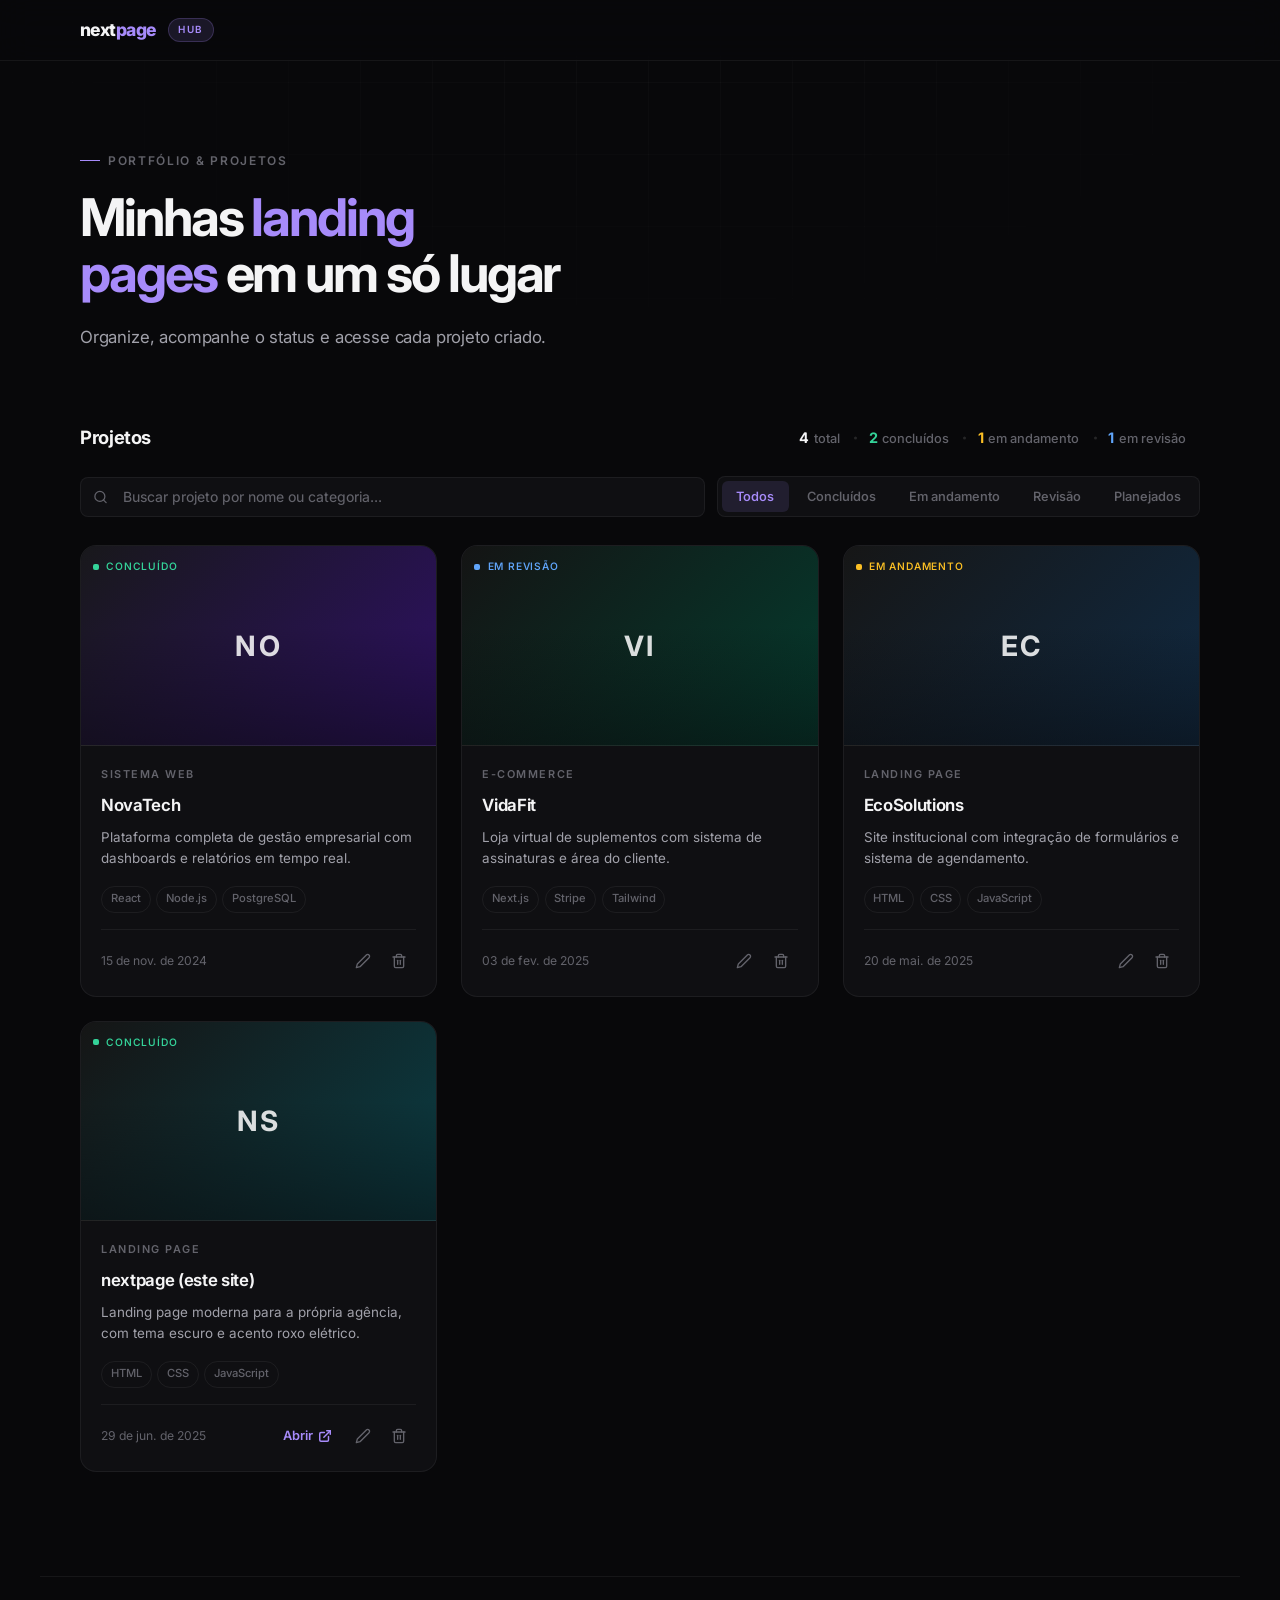
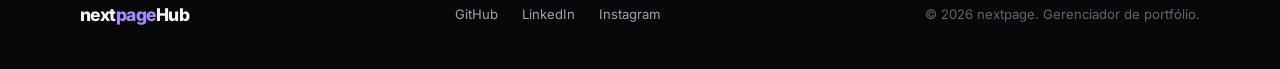
<file: nextpage/index.html>
<!DOCTYPE html>
<html lang="pt-BR">
<head>
    <meta charset="UTF-8">
    <meta name="viewport" content="width=device-width, initial-scale=1.0">
    <title>nextpage - Gerenciador de Projetos</title>
    <link rel="preconnect" href="https://fonts.googleapis.com">
    <link rel="preconnect" href="https://fonts.gstatic.com" crossorigin>
    <link href="https://fonts.googleapis.com/css2?family=Inter:wght@300;400;500;600;700;800;900&display=swap" rel="stylesheet">
    
    <link rel="stylesheet" href="css/style.css">
</head>
<body>
    <!-- Navbar -->
    <nav class="navbar">
        <div class="container">
            <a href="#" class="logo"><span class="logo-word">next<span>page</span></span><span class="logo-badge">Hub</span></a>
        </div>
    </nav>

    <!-- Dashboard -->
    <section class="dashboard">
        <div class="dashboard-bg">
            <div class="dashboard-grid" data-parallax="0.15" data-parallax-y="10"></div>
        </div>
        <div class="container">
            <div class="dashboard-header reveal">
                <p class="dashboard-kicker">Portfólio & Projetos</p>
                <h1 class="dashboard-title">Minhas <span>landing pages</span> em um só lugar</h1>
                <p class="dashboard-subtitle">Organize, acompanhe o status e acesse cada projeto criado.</p>
            </div>
        </div>
    </section>

    <!-- Projects -->
    <section class="projects">
        <div class="container">
            <div class="projects-head reveal">
                <h2>Projetos</h2>
                <div class="stats-inline">
                    <span class="stat-inline"><strong id="statTotal">0</strong>total</span>
                    <span class="stat-inline done"><strong id="statDone">0</strong>concluídos</span>
                    <span class="stat-inline progress"><strong id="statProgress">0</strong>em andamento</span>
                    <span class="stat-inline review"><strong id="statReview">0</strong>em revisão</span>
                </div>
            </div>

            <div class="toolbar reveal">
                <div class="search-box">
                    <svg viewBox="0 0 24 24" fill="none" stroke-width="2" stroke-linecap="round">
                        <circle cx="11" cy="11" r="8"></circle>
                        <line x1="21" y1="21" x2="16.65" y2="16.65"></line>
                    </svg>
                    <input type="text" id="searchInput" placeholder="Buscar projeto por nome ou categoria...">
                </div>
                <div class="filter-group">
                    <button class="filter-btn active" data-filter="all">Todos</button>
                    <button class="filter-btn" data-filter="done">Concluídos</button>
                    <button class="filter-btn" data-filter="progress">Em andamento</button>
                    <button class="filter-btn" data-filter="review">Revisão</button>
                    <button class="filter-btn" data-filter="planned">Planejados</button>
                </div>
            </div>

            <div class="projects-grid" id="projectsGrid">
                <!-- Rendered by JS -->
            </div>
        </div>
    </section>

    <!-- Footer -->
    <footer class="footer">
        <div class="container">
            <a href="#" class="logo"><span class="logo-word">next<span>page</span></span> Hub</a>
            <div class="footer-links">
                <a href="https://github.com/ThiagoLma" target="_blank" rel="noopener">GitHub</a>
                <a href="https://www.linkedin.com" target="_blank" rel="noopener">LinkedIn</a>
                <a href="https://www.instagram.com" target="_blank" rel="noopener">Instagram</a>
            </div>
            <p>&copy; <span id="year"></span> nextpage. Gerenciador de portfólio.</p>
        </div>
    </footer>

    <!-- Add/Edit Modal -->
    <div class="modal-overlay" id="projectModal">
        <div class="modal">
            <div class="modal-head">
                <h2 id="modalTitle">Novo Projeto</h2>
                <button class="modal-close" id="modalClose" aria-label="Fechar">
                    <svg viewBox="0 0 24 24" fill="none" stroke="currentColor" stroke-width="2.5" stroke-linecap="round">
                        <line x1="18" y1="6" x2="6" y2="18"></line>
                        <line x1="6" y1="6" x2="18" y2="18"></line>
                    </svg>
                </button>
            </div>
            <form id="projectForm">
                <input type="hidden" id="projectId">
                <div class="form-group">
                    <label for="projectName">Nome do projeto *</label>
                    <input type="text" id="projectName" placeholder="Ex: Landing Page Restaurante" required>
                </div>
                <div class="form-group">
                    <label for="projectUrl">URL / Link *</label>
                    <input type="url" id="projectUrl" placeholder="https://seuprojeto.com.br" required>
                </div>
                <div class="form-grid">
                    <div class="form-group">
                        <label for="projectCategory">Categoria</label>
                        <select id="projectCategory">
                            <option value="Landing Page">Landing Page</option>
                            <option value="Site Institucional">Site Institucional</option>
                            <option value="E-commerce">E-commerce</option>
                            <option value="Portfólio">Portfólio</option>
                            <option value="Sistema Web">Sistema Web</option>
                            <option value="UI/UX">UI/UX</option>
                            <option value="Outro">Outro</option>
                        </select>
                    </div>
                    <div class="form-group">
                        <label for="projectStatus">Status</label>
                        <select id="projectStatus">
                            <option value="planned">Planejado</option>
                            <option value="progress">Em andamento</option>
                            <option value="review">Em revisão</option>
                            <option value="done">Concluído</option>
                        </select>
                    </div>
                </div>
                <div class="form-group full">
                    <label for="projectTech">Tecnologias (separadas por vírgula)</label>
                    <input type="text" id="projectTech" placeholder="HTML, CSS, JavaScript, React">
                </div>
                <div class="form-group full">
                    <label for="projectDesc">Descrição</label>
                    <textarea id="projectDesc" placeholder="Breve descrição do projeto..."></textarea>
                </div>
                <div class="modal-actions">
                    <button type="button" class="btn btn-ghost" id="modalCancel">Cancelar</button>
                    <button type="submit" class="btn btn-primary" id="modalSave">Salvar Projeto</button>
                </div>
            </form>
        </div>
    </div>

    <!-- Toast -->
    <div class="toast" id="toast"></div>

    
    <script src="js/script.js" defer></script>
</body>
</html>
</file>
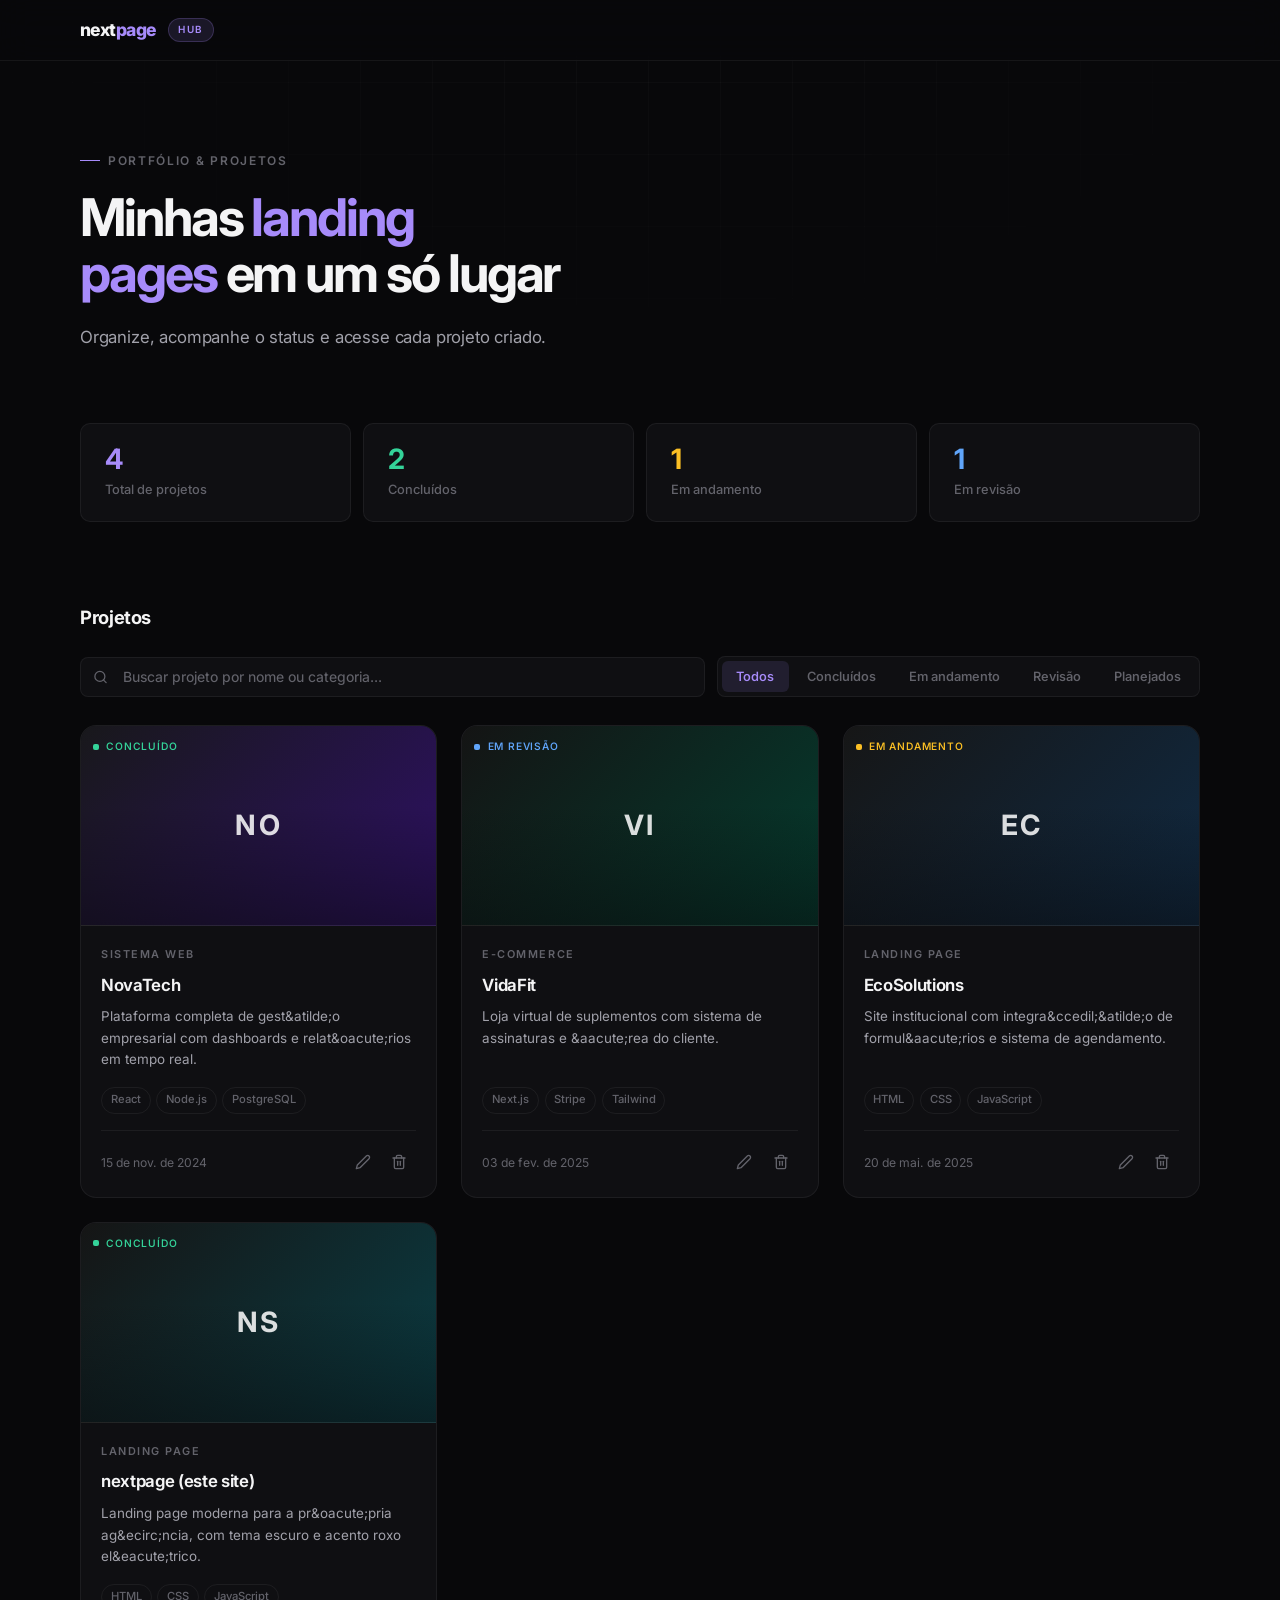
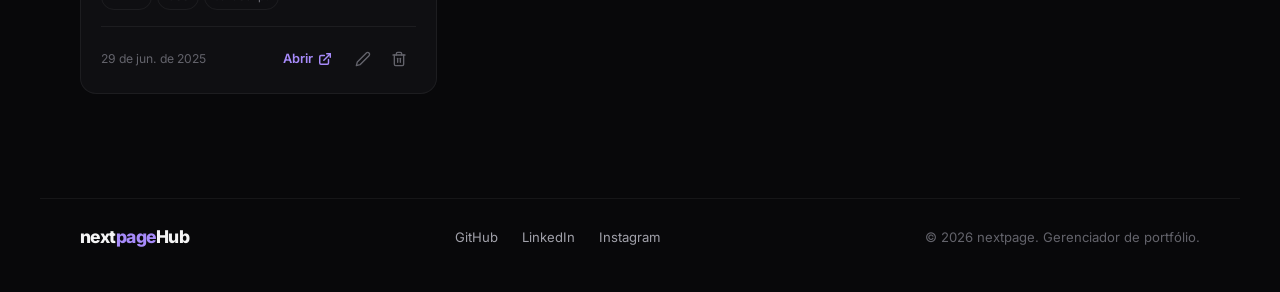
<file: fyrn.html>
<!DOCTYPE html>
<html lang="pt-BR">
<head>
    <meta charset="UTF-8">
    <meta name="viewport" content="width=device-width, initial-scale=1.0">
    <title>nextpage - Gerenciador de Projetos</title>
    <link rel="preconnect" href="https://fonts.googleapis.com">
    <link rel="preconnect" href="https://fonts.gstatic.com" crossorigin>
    <link href="https://fonts.googleapis.com/css2?family=Inter:wght@300;400;500;600;700;800;900&display=swap" rel="stylesheet">
    <style>
        :root {
            --bg: #08080a;
            --bg-secondary: #0f0f12;
            --bg-card: #141417;
            --bg-elevated: #1a1a1e;
            --accent: #a78bfa;
            --accent-strong: #8b5cf6;
            --accent-glow: rgba(167, 139, 250, 0.12);
            --text: #f4f4f5;
            --text-secondary: #a1a1aa;
            --text-muted: #63636b;
            --border: rgba(255, 255, 255, 0.06);
            --border-strong: rgba(255, 255, 255, 0.12);
            --green: #34d399;
            --amber: #fbbf24;
            --blue: #60a5fa;
            --red: #f87171;
            --radius: 16px;
            --radius-sm: 10px;
            --shadow-sm: 0 1px 2px rgba(0, 0, 0, 0.3);
            --shadow: 0 10px 30px rgba(0, 0, 0, 0.35);
        }

        *, *::before, *::after {
            margin: 0;
            padding: 0;
            box-sizing: border-box;
        }

        html {
            scroll-behavior: smooth;
        }

        body {
            font-family: 'Inter', -apple-system, BlinkMacSystemFont, sans-serif;
            background-color: var(--bg);
            color: var(--text);
            line-height: 1.6;
            min-height: 100vh;
            -webkit-font-smoothing: antialiased;
            -moz-osx-font-smoothing: grayscale;
        }

        ::selection {
            background: var(--accent-glow);
            color: var(--text);
        }

        ::-webkit-scrollbar {
            width: 10px;
            height: 10px;
        }

        ::-webkit-scrollbar-track {
            background: var(--bg);
        }

        ::-webkit-scrollbar-thumb {
            background: var(--border-strong);
            border-radius: 5px;
            border: 3px solid var(--bg);
        }

        ::-webkit-scrollbar-thumb:hover {
            background: var(--accent);
        }

        .container {
            max-width: 1200px;
            margin: 0 auto;
            padding: 0 clamp(1.25rem, 5vw, 2.5rem);
        }

        a {
            text-decoration: none;
            color: inherit;
        }

        button {
            font-family: inherit;
            cursor: pointer;
        }

        .btn {
            display: inline-flex;
            align-items: center;
            justify-content: center;
            gap: 0.5rem;
            padding: 0.65rem 1.2rem;
            border-radius: 8px;
            font-weight: 600;
            font-size: 0.875rem;
            letter-spacing: -0.01em;
            border: none;
            transition: all 0.25s cubic-bezier(0.4, 0, 0.2, 1);
        }

        .btn-primary {
            background: var(--accent-strong);
            color: #fff;
            box-shadow: var(--shadow-sm);
        }

        .btn-primary:hover {
            background: var(--accent);
            transform: translateY(-1px);
        }

        .btn-ghost {
            background: transparent;
            color: var(--text-secondary);
            border: 1px solid var(--border-strong);
        }

        .btn-ghost:hover {
            color: var(--text);
            border-color: var(--accent);
        }

        .btn-icon {
            width: 34px;
            height: 34px;
            padding: 0;
            border-radius: 8px;
            background: transparent;
            border: 1px solid transparent;
            display: inline-flex;
            align-items: center;
            justify-content: center;
            transition: all 0.2s ease;
        }

        .btn-icon svg {
            width: 16px;
            height: 16px;
            stroke: var(--text-muted);
            transition: stroke 0.2s ease;
        }

        .btn-icon:hover svg {
            stroke: var(--accent);
        }

        .btn-icon.danger:hover {
            background: rgba(239, 68, 68, 0.12);
        }

        .btn-icon.danger:hover svg {
            stroke: var(--red);
        }

        /* ============ NAVBAR ============ */
        .navbar {
            position: sticky;
            top: 0;
            z-index: 100;
            background: rgba(8, 8, 10, 0.8);
            backdrop-filter: blur(16px);
            -webkit-backdrop-filter: blur(16px);
            border-bottom: 1px solid var(--border);
        }

        .navbar .container {
            display: flex;
            align-items: center;
            justify-content: space-between;
            height: 60px;
        }

        .logo {
            font-size: 1.1rem;
            font-weight: 800;
            letter-spacing: -0.03em;
            display: flex;
            align-items: center;
        }

        .logo .logo-word span {
            color: var(--accent);
        }

        .logo-badge {
            margin-left: 0.75rem;
            font-size: 0.62rem;
            font-weight: 600;
            letter-spacing: 0.12em;
            text-transform: uppercase;
            background: var(--accent-glow);
            color: var(--accent);
            border: 1px solid rgba(167, 139, 250, 0.22);
            padding: 0.22rem 0.6rem;
            border-radius: 100px;
        }

        /* ============ DASHBOARD HERO ============ */
        .dashboard {
            position: relative;
            padding: clamp(3.5rem, 10vh, 6.5rem) 0 0;
        }

        .dashboard-bg {
            position: fixed;
            top: 0;
            left: 0;
            right: 0;
            height: 100vh;
            overflow: hidden;
            pointer-events: none;
            z-index: -1;
        }

        .dashboard-grid {
            position: absolute;
            inset: 0;
            background-image:
                linear-gradient(rgba(255, 255, 255, 0.025) 1px, transparent 1px),
                linear-gradient(90deg, rgba(255, 255, 255, 0.025) 1px, transparent 1px);
            background-size: 72px 72px;
            mask-image: radial-gradient(ellipse 80% 60% at 50% 0%, black 10%, transparent 70%);
            -webkit-mask-image: radial-gradient(ellipse 80% 60% at 50% 0%, black 10%, transparent 70%);
            will-change: transform;
        }

        .dashboard .container {
            position: relative;
            z-index: 2;
        }

        .dashboard-header {
            max-width: 640px;
            margin-bottom: clamp(3rem, 8vh, 5rem);
        }

        .dashboard-kicker {
            font-size: 0.75rem;
            font-weight: 600;
            letter-spacing: 0.14em;
            text-transform: uppercase;
            color: var(--text-muted);
            margin-bottom: 1.25rem;
            display: flex;
            align-items: center;
            gap: 0.5rem;
        }

        .dashboard-kicker::before {
            content: '';
            width: 20px;
            height: 1px;
            background: var(--accent);
        }

        .dashboard-title {
            font-size: clamp(2rem, 5.5vw, 3.25rem);
            font-weight: 700;
            letter-spacing: -0.04em;
            line-height: 1.08;
            margin-bottom: 1.25rem;
            text-wrap: balance;
        }

        .dashboard-title span {
            color: var(--accent);
        }

        .dashboard-subtitle {
            color: var(--text-secondary);
            font-size: clamp(0.95rem, 2vw, 1.05rem);
            font-weight: 400;
            letter-spacing: -0.01em;
            line-height: 1.7;
        }

        /* ============ STATS ============ */
        .stats-grid {
            display: grid;
            grid-template-columns: repeat(auto-fit, minmax(160px, 1fr));
            gap: 0.75rem;
            margin-bottom: clamp(3.5rem, 9vh, 5.5rem);
        }

        .stat-card {
            background: var(--bg-secondary);
            border: 1px solid var(--border);
            border-radius: var(--radius-sm);
            padding: 1.25rem 1.5rem;
            transition: border-color 0.25s ease, background 0.25s ease;
        }

        .stat-card:hover {
            border-color: var(--border-strong);
            background: var(--bg-card);
        }

        .stat-value {
            font-size: 1.75rem;
            font-weight: 700;
            letter-spacing: -0.04em;
            line-height: 1.1;
            margin-bottom: 0.35rem;
        }

        .stat-card.total .stat-value { color: var(--accent); }
        .stat-card.done .stat-value { color: var(--green); }
        .stat-card.progress .stat-value { color: var(--amber); }
        .stat-card.review .stat-value { color: var(--blue); }

        .stat-label {
            font-size: 0.8rem;
            color: var(--text-muted);
            font-weight: 500;
        }

        /* ============ PROJECTS SECTION ============ */
        .projects {
            padding-bottom: 4rem;
        }

        .projects-head {
            display: flex;
            align-items: center;
            justify-content: space-between;
            gap: 1rem;
            flex-wrap: wrap;
            margin-bottom: 1.5rem;
        }

        .projects-head h2 {
            font-size: 1.15rem;
            font-weight: 700;
            letter-spacing: -0.02em;
        }

        .toolbar {
            display: flex;
            align-items: center;
            gap: 0.75rem;
            flex-wrap: wrap;
            margin-bottom: 1.75rem;
        }

        .search-box {
            position: relative;
            flex: 1;
            min-width: 240px;
        }

        .search-box svg {
            position: absolute;
            left: 13px;
            top: 50%;
            transform: translateY(-50%);
            width: 15px;
            height: 15px;
            stroke: var(--text-muted);
        }

        .search-box input {
            width: 100%;
            background: var(--bg-secondary);
            border: 1px solid var(--border);
            border-radius: 8px;
            padding: 0.65rem 1rem 0.65rem 2.6rem;
            color: var(--text);
            font-size: 0.875rem;
            font-weight: 450;
            font-family: inherit;
            outline: none;
            transition: border-color 0.25s ease, background 0.25s ease, box-shadow 0.25s ease;
        }

        .search-box input::placeholder {
            color: var(--text-muted);
        }

        .search-box input:focus {
            border-color: rgba(167, 139, 250, 0.4);
            background: var(--bg-card);
            box-shadow: 0 0 0 3px rgba(167, 139, 250, 0.08);
        }

        .filter-group {
            display: flex;
            gap: 0.25rem;
            flex-wrap: wrap;
            background: var(--bg-secondary);
            border: 1px solid var(--border);
            border-radius: 8px;
            padding: 0.25rem;
        }

        .filter-btn {
            background: transparent;
            border: none;
            color: var(--text-muted);
            font-size: 0.8rem;
            font-weight: 550;
            padding: 0.5rem 0.9rem;
            border-radius: 6px;
            transition: all 0.2s ease;
        }

        .filter-btn:hover {
            color: var(--text-secondary);
        }

        .filter-btn.active {
            background: var(--accent-glow);
            color: var(--accent);
        }

        /* Project cards */
        .projects-grid {
            display: grid;
            grid-template-columns: repeat(auto-fill, minmax(290px, 1fr));
            gap: 1.5rem;
        }

        .project-card {
            background: var(--bg-secondary);
            border: 1px solid var(--border);
            border-radius: var(--radius);
            overflow: hidden;
            display: flex;
            flex-direction: column;
            transition: transform 0.3s ease, border-color 0.3s ease;
        }

        .project-card:hover {
            transform: translateY(-3px);
            border-color: var(--border-strong);
        }

        .project-cover {
            position: relative;
            aspect-ratio: 16/9;
            display: flex;
            align-items: center;
            justify-content: center;
            cursor: pointer;
            overflow: hidden;
            border-bottom: 1px solid var(--border);
        }

        .project-cover::after {
            content: '';
            position: absolute;
            inset: 0;
            background: linear-gradient(to top, rgba(8, 8, 10, 0.5), transparent 60%);
        }

        .project-initials {
            font-size: 1.75rem;
            font-weight: 700;
            letter-spacing: 0.08em;
            color: rgba(255, 255, 255, 0.85);
            transition: transform 0.4s ease;
            z-index: 1;
        }

        .project-card:hover .project-initials {
            transform: scale(1.05);
        }

        .project-cover-overlay {
            position: absolute;
            inset: 0;
            background: rgba(8, 8, 10, 0.4);
            display: flex;
            align-items: center;
            justify-content: center;
            opacity: 0;
            transition: opacity 0.3s ease;
            z-index: 2;
        }

        .project-cover:hover .project-cover-overlay {
            opacity: 1;
        }

        .project-cover-overlay .btn {
            transform: translateY(8px);
            transition: transform 0.3s ease;
        }

        .project-cover:hover .project-cover-overlay .btn {
            transform: translateY(0);
        }

        .project-status {
            position: absolute;
            top: 12px;
            left: 12px;
            font-size: 0.64rem;
            font-weight: 550;
            letter-spacing: 0.08em;
            text-transform: uppercase;
            display: flex;
            align-items: center;
            gap: 0.45rem;
        }

        .project-status::before {
            content: '';
            width: 6px;
            height: 6px;
            border-radius: 2px;
            flex-shrink: 0;
        }

        .status-done { color: var(--green); }
        .status-done::before { background: var(--green); }
        .status-progress { color: var(--amber); }
        .status-progress::before { background: var(--amber); }
        .status-review { color: var(--blue); }
        .status-review::before { background: var(--blue); }
        .status-planned { color: var(--accent); }
        .status-planned::before { background: var(--accent); }

        .project-body {
            padding: 1.25rem 1.25rem 1.1rem;
            display: flex;
            flex-direction: column;
            flex: 1;
        }

        .project-category {
            font-size: 0.68rem;
            font-weight: 600;
            letter-spacing: 0.14em;
            text-transform: uppercase;
            color: var(--text-muted);
            margin-bottom: 0.5rem;
        }

        .project-name {
            font-size: 1.05rem;
            font-weight: 650;
            letter-spacing: -0.02em;
            margin-bottom: 0.5rem;
        }

        .project-desc {
            font-size: 0.84rem;
            color: var(--text-secondary);
            line-height: 1.6;
            margin-bottom: 1rem;
            flex: 1;
        }

        .project-tags {
            display: flex;
            flex-wrap: wrap;
            gap: 0.35rem;
            margin-bottom: 1rem;
        }

        .tag {
            font-size: 0.7rem;
            font-weight: 500;
            color: var(--text-muted);
            background: transparent;
            border: 1px solid var(--border);
            padding: 0.22rem 0.55rem;
            border-radius: 100px;
        }

        .project-footer {
            display: flex;
            align-items: center;
            justify-content: space-between;
            padding-top: 0.9rem;
            border-top: 1px solid var(--border);
        }

        .project-date {
            font-size: 0.76rem;
            color: var(--text-muted);
        }

        .project-actions {
            display: flex;
            gap: 0.15rem;
        }

        .project-link-btn {
            display: inline-flex;
            align-items: center;
            gap: 0.35rem;
            font-size: 0.8rem;
            font-weight: 600;
            color: var(--accent);
            padding: 0.4rem 0.7rem;
            border-radius: 6px;
            transition: background 0.2s ease;
        }

        .project-link-btn:hover {
            background: var(--accent-glow);
        }

        .project-link-btn svg {
            width: 14px;
            height: 14px;
        }

        /* Empty state */
        .empty-state {
            grid-column: 1 / -1;
            text-align: center;
            padding: 4rem 1.5rem;
            background: var(--bg-secondary);
            border: 1px dashed var(--border-strong);
            border-radius: var(--radius);
        }

        .empty-state svg {
            width: 52px;
            height: 52px;
            stroke: var(--text-muted);
            margin-bottom: 1rem;
        }

        .empty-state h3 {
            font-size: 1.1rem;
            margin-bottom: 0.4rem;
        }

        .empty-state p {
            color: var(--text-muted);
            font-size: 0.9rem;
            margin-bottom: 1.25rem;
        }

        /* ============ MODAL ============ */
        .modal-overlay {
            position: fixed;
            inset: 0;
            background: rgba(0, 0, 0, 0.7);
            backdrop-filter: blur(4px);
            -webkit-backdrop-filter: blur(4px);
            z-index: 200;
            display: none;
            align-items: center;
            justify-content: center;
            padding: 1rem;
        }

        .modal-overlay.active {
            display: flex;
        }

        .modal {
            width: 100%;
            max-width: 520px;
            max-height: 90vh;
            overflow-y: auto;
            background: var(--bg-card);
            border: 1px solid var(--border-strong);
            border-radius: var(--radius);
            padding: 2rem;
            box-shadow: 0 30px 60px rgba(0, 0, 0, 0.6);
            animation: modalIn 0.3s cubic-bezier(0.4, 0, 0.2, 1);
        }

        @keyframes modalIn {
            from { opacity: 0; transform: translateY(20px) scale(0.97); }
            to { opacity: 1; transform: translateY(0) scale(1); }
        }

        .modal-head {
            display: flex;
            align-items: center;
            justify-content: space-between;
            margin-bottom: 1.75rem;
        }

        .modal-head h2 {
            font-size: 1.15rem;
            font-weight: 700;
            letter-spacing: -0.02em;
        }

        .modal-close {
            width: 32px;
            height: 32px;
            border-radius: 8px;
            background: var(--bg-secondary);
            border: 1px solid var(--border);
            color: var(--text-muted);
            display: flex;
            align-items: center;
            justify-content: center;
            transition: all 0.2s ease;
        }

        .modal-close:hover {
            color: var(--text);
            border-color: var(--border-strong);
        }

        .modal-close svg {
            width: 16px;
            height: 16px;
        }

        .form-grid {
            display: grid;
            grid-template-columns: 1fr 1fr;
            gap: 1rem;
        }

        .form-group {
            display: flex;
            flex-direction: column;
            gap: 0.4rem;
            margin-bottom: 1rem;
        }

        .form-group.full {
            grid-column: 1 / -1;
        }

        .form-group label {
            font-size: 0.8rem;
            font-weight: 550;
            color: var(--text-secondary);
        }

        .form-group input,
        .form-group select,
        .form-group textarea {
            background: var(--bg-secondary);
            border: 1px solid var(--border);
            border-radius: var(--radius-sm);
            padding: 0.7rem 0.9rem;
            color: var(--text);
            font-size: 0.875rem;
            font-family: inherit;
            outline: none;
            transition: border-color 0.25s ease, box-shadow 0.25s ease, background 0.25s ease;
        }

        .form-group textarea {
            resize: vertical;
            min-height: 80px;
        }

        .form-group input:focus,
        .form-group select:focus,
        .form-group textarea:focus {
            border-color: rgba(167, 139, 250, 0.4);
            background: var(--bg-elevated);
            box-shadow: 0 0 0 3px rgba(167, 139, 250, 0.08);
        }

        .form-group select {
            cursor: pointer;
        }

        .form-group select option {
            background: var(--bg-card);
            color: var(--text);
        }

        .modal-actions {
            display: flex;
            justify-content: flex-end;
            gap: 0.75rem;
            margin-top: 1.25rem;
            padding-top: 1.25rem;
            border-top: 1px solid var(--border);
        }

        /* ============ TOAST ============ */
        .toast {
            position: fixed;
            bottom: 24px;
            left: 50%;
            transform: translateX(-50%) translateY(80px);
            background: var(--bg-elevated);
            border: 1px solid var(--border-strong);
            color: var(--text);
            padding: 0.8rem 1.4rem;
            border-radius: var(--radius-sm);
            font-size: 0.875rem;
            font-weight: 550;
            z-index: 300;
            display: flex;
            align-items: center;
            gap: 0.6rem;
            box-shadow: var(--shadow);
            opacity: 0;
            transition: all 0.35s cubic-bezier(0.4, 0, 0.2, 1);
        }

        .toast.show {
            opacity: 1;
            transform: translateX(-50%) translateY(0);
        }

        .toast::before {
            content: '';
            width: 9px;
            height: 9px;
            border-radius: 50%;
            background: var(--green);
            flex-shrink: 0;
        }

        /* ============ FOOTER ============ */
        .footer {
            padding: 2.5rem 0;
        }

        .footer .container {
            display: flex;
            align-items: center;
            justify-content: space-between;
            gap: 1rem;
            flex-wrap: wrap;
            padding-top: 1.5rem;
            border-top: 1px solid var(--border);
        }

        .footer p {
            font-size: 0.82rem;
            color: var(--text-muted);
        }

        .footer-links {
            display: flex;
            gap: 1.5rem;
        }

        .footer-links a {
            font-size: 0.82rem;
            color: var(--text-secondary);
            transition: color 0.2s ease;
        }

        .footer-links a:hover {
            color: var(--accent);
        }

        /* ============ REVEAL ============ */
        .reveal {
            opacity: 0;
            transform: translateY(24px);
            transition: opacity 0.6s cubic-bezier(0.4, 0, 0.2, 1), transform 0.6s cubic-bezier(0.4, 0, 0.2, 1);
        }

        .reveal.active {
            opacity: 1;
            transform: translateY(0);
        }

        /* ============ RESPONSIVE ============ */
        @media (max-width: 640px) {
            .form-grid {
                grid-template-columns: 1fr;
            }

            .toolbar {
                flex-direction: column;
                align-items: stretch;
            }

            .filter-group {
                justify-content: flex-start;
            }
        }
    </style>
</head>
<body>
    <!-- Navbar -->
    <nav class="navbar">
        <div class="container">
            <a href="#" class="logo"><span class="logo-word">next<span>page</span></span><span class="logo-badge">Hub</span></a>
        </div>
    </nav>

    <!-- Dashboard -->
    <section class="dashboard">
        <div class="dashboard-bg">
            <div class="dashboard-grid" data-parallax="0.15" data-parallax-y="10"></div>
        </div>
        <div class="container">
            <div class="dashboard-header reveal">
                <p class="dashboard-kicker">Portf&oacute;lio &amp; Projetos</p>
                <h1 class="dashboard-title">Minhas <span>landing pages</span> em um s&oacute; lugar</h1>
                <p class="dashboard-subtitle">Organize, acompanhe o status e acesse cada projeto criado.</p>
            </div>

            <!-- Stats -->
            <div class="stats-grid reveal">
                <div class="stat-card total">
                    <div>
                        <div class="stat-value" id="statTotal">0</div>
                        <div class="stat-label">Total de projetos</div>
                    </div>
                </div>
                <div class="stat-card done">
                    <div>
                        <div class="stat-value" id="statDone">0</div>
                        <div class="stat-label">Conclu&iacute;dos</div>
                    </div>
                </div>
                <div class="stat-card progress">
                    <div>
                        <div class="stat-value" id="statProgress">0</div>
                        <div class="stat-label">Em andamento</div>
                    </div>
                </div>
                <div class="stat-card review">
                    <div>
                        <div class="stat-value" id="statReview">0</div>
                        <div class="stat-label">Em revis&atilde;o</div>
                    </div>
                </div>
            </div>
        </div>
    </section>

    <!-- Projects -->
    <section class="projects">
        <div class="container">
            <div class="projects-head reveal">
                <h2>Projetos</h2>
                <span class="navbar-count" id="visibleCount" style="display:none;"></span>
            </div>

            <div class="toolbar reveal">
                <div class="search-box">
                    <svg viewBox="0 0 24 24" fill="none" stroke-width="2" stroke-linecap="round">
                        <circle cx="11" cy="11" r="8"></circle>
                        <line x1="21" y1="21" x2="16.65" y2="16.65"></line>
                    </svg>
                    <input type="text" id="searchInput" placeholder="Buscar projeto por nome ou categoria...">
                </div>
                <div class="filter-group">
                    <button class="filter-btn active" data-filter="all">Todos</button>
                    <button class="filter-btn" data-filter="done">Conclu&iacute;dos</button>
                    <button class="filter-btn" data-filter="progress">Em andamento</button>
                    <button class="filter-btn" data-filter="review">Revis&atilde;o</button>
                    <button class="filter-btn" data-filter="planned">Planejados</button>
                </div>
            </div>

            <div class="projects-grid" id="projectsGrid">
                <!-- Rendered by JS -->
            </div>
        </div>
    </section>

    <!-- Footer -->
    <footer class="footer">
        <div class="container">
            <a href="#" class="logo"><span class="logo-word">next<span>page</span></span> Hub</a>
            <div class="footer-links">
                <a href="https://github.com/ThiagoLma" target="_blank" rel="noopener">GitHub</a>
                <a href="https://www.linkedin.com" target="_blank" rel="noopener">LinkedIn</a>
                <a href="https://www.instagram.com" target="_blank" rel="noopener">Instagram</a>
            </div>
            <p>&copy; <span id="year"></span> nextpage. Gerenciador de portf&oacute;lio.</p>
        </div>
    </footer>

    <!-- Add/Edit Modal -->
    <div class="modal-overlay" id="projectModal">
        <div class="modal">
            <div class="modal-head">
                <h2 id="modalTitle">Novo Projeto</h2>
                <button class="modal-close" id="modalClose" aria-label="Fechar">
                    <svg viewBox="0 0 24 24" fill="none" stroke="currentColor" stroke-width="2.5" stroke-linecap="round">
                        <line x1="18" y1="6" x2="6" y2="18"></line>
                        <line x1="6" y1="6" x2="18" y2="18"></line>
                    </svg>
                </button>
            </div>
            <form id="projectForm">
                <input type="hidden" id="projectId">
                <div class="form-group">
                    <label for="projectName">Nome do projeto *</label>
                    <input type="text" id="projectName" placeholder="Ex: Landing Page Restaurante" required>
                </div>
                <div class="form-group">
                    <label for="projectUrl">URL / Link *</label>
                    <input type="url" id="projectUrl" placeholder="https://seuprojeto.com.br" required>
                </div>
                <div class="form-grid">
                    <div class="form-group">
                        <label for="projectCategory">Categoria</label>
                        <select id="projectCategory">
                            <option value="Landing Page">Landing Page</option>
                            <option value="Site Institucional">Site Institucional</option>
                            <option value="E-commerce">E-commerce</option>
                            <option value="Portf&oacute;lio">Portf&oacute;lio</option>
                            <option value="Sistema Web">Sistema Web</option>
                            <option value="UI/UX">UI/UX</option>
                            <option value="Outro">Outro</option>
                        </select>
                    </div>
                    <div class="form-group">
                        <label for="projectStatus">Status</label>
                        <select id="projectStatus">
                            <option value="planned">Planejado</option>
                            <option value="progress">Em andamento</option>
                            <option value="review">Em revis&atilde;o</option>
                            <option value="done">Conclu&iacute;do</option>
                        </select>
                    </div>
                </div>
                <div class="form-group full">
                    <label for="projectTech">Tecnologias (separadas por v&iacute;rgula)</label>
                    <input type="text" id="projectTech" placeholder="HTML, CSS, JavaScript, React">
                </div>
                <div class="form-group full">
                    <label for="projectDesc">Descri&ccedil;&atilde;o</label>
                    <textarea id="projectDesc" placeholder="Breve descri&ccedil;&atilde;o do projeto..."></textarea>
                </div>
                <div class="modal-actions">
                    <button type="button" class="btn btn-ghost" id="modalCancel">Cancelar</button>
                    <button type="submit" class="btn btn-primary" id="modalSave">Salvar Projeto</button>
                </div>
            </form>
        </div>
    </div>

    <!-- Toast -->
    <div class="toast" id="toast"></div>

    <script>
    (function() {
        'use strict';

        const STORAGE_KEY = 'nextpage_projects_v1';

        const COVER_GRADIENTS = [
            'linear-gradient(135deg, #18181b, #2e1065)',
            'linear-gradient(135deg, #141414, #043c2e)',
            'linear-gradient(135deg, #161616, #102a43)',
            'linear-gradient(135deg, #171717, #3f2500)',
            'linear-gradient(135deg, #191919, #3b0764)',
            'linear-gradient(135deg, #151515, #0a3d44)',
            'linear-gradient(135deg, #161616, #3d0a2c)',
            'linear-gradient(135deg, #1c1917, #2e1065)'
        ];

        const STATUS_META = {
            planned: { label: 'Planejado', css: 'status-planned' },
            progress: { label: 'Em andamento', css: 'status-progress' },
            review: { label: 'Em revis&atilde;o', css: 'status-review' },
            done: { label: 'Conclu&iacute;do', css: 'status-done' }
        };

        const STATUS_KEYS = Object.keys(STATUS_META);

        const DEFAULT_PROJECTS = [
            {
                id: 'p1',
                name: 'NovaTech',
                url: '#',
                category: 'Sistema Web',
                status: 'done',
                tech: ['React', 'Node.js', 'PostgreSQL'],
                desc: 'Plataforma completa de gest&atilde;o empresarial com dashboards e relat&oacute;rios em tempo real.',
                date: '2024-11-15',
                color: 0
            },
            {
                id: 'p2',
                name: 'VidaFit',
                url: '#',
                category: 'E-commerce',
                status: 'review',
                tech: ['Next.js', 'Stripe', 'Tailwind'],
                desc: 'Loja virtual de suplementos com sistema de assinaturas e &aacute;rea do cliente.',
                date: '2025-02-03',
                color: 1
            },
            {
                id: 'p3',
                name: 'EcoSolutions',
                url: '#',
                category: 'Landing Page',
                status: 'progress',
                tech: ['HTML', 'CSS', 'JavaScript'],
                desc: 'Site institucional com integra&ccedil;&atilde;o de formul&aacute;rios e sistema de agendamento.',
                date: '2025-05-20',
                color: 2
            },
            {
                id: 'p4',
                name: 'nextpage (este site)',
                url: 'fyrn.html',
                category: 'Landing Page',
                status: 'done',
                tech: ['HTML', 'CSS', 'JavaScript'],
                desc: 'Landing page moderna para a pr&oacute;pria ag&ecirc;ncia, com tema escuro e acento roxo el&eacute;trico.',
                date: '2025-06-29',
                color: 5
            }
        ];

        let projects = loadProjects();
        let currentFilter = 'all';
        let searchQuery = '';
        let editingId = null;

        const grid = document.getElementById('projectsGrid');
        const modal = document.getElementById('projectModal');
        const form = document.getElementById('projectForm');
        const toast = document.getElementById('toast');

        // ---------- Storage ----------
        function loadProjects() {
            try {
                const raw = localStorage.getItem(STORAGE_KEY);
                if (raw) {
                    const parsed = JSON.parse(raw);
                    if (Array.isArray(parsed)) return parsed;
                }
            } catch (e) {}
            return DEFAULT_PROJECTS.map(function(p) { return Object.assign({}, p); });
        }

        function saveProjects() {
            try {
                localStorage.setItem(STORAGE_KEY, JSON.stringify(projects));
            } catch (e) {}
        }

        // ---------- Utils ----------
        function getInitials(name) {
            var parts = name.trim().split(/\s+/);
            if (parts.length === 1) return parts[0].slice(0, 2).toUpperCase();
            return (parts[0][0] + parts[parts.length - 1][0]).toUpperCase();
        }

        function formatDate(iso) {
            if (!iso) return '';
            var d = new Date(iso);
            if (isNaN(d.getTime())) return iso;
            return d.toLocaleDateString('pt-BR', { day: '2-digit', month: 'short', year: 'numeric' });
        }

        function getCoverColor(project) {
            var idx = typeof project.color === 'number' ? project.color : 0;
            return COVER_GRADIENTS[idx % COVER_GRADIENTS.length];
        }

        function escapeHtml(str) {
            var div = document.createElement('div');
            div.textContent = String(str || '');
            return div.innerHTML;
        }

        // ---------- Rendering ----------
        function getFilteredProjects() {
            return projects.filter(function(p) {
                if (currentFilter !== 'all' && p.status !== currentFilter) return false;
                if (searchQuery) {
                    var q = searchQuery.toLowerCase();
                    var hay = (p.name + ' ' + (p.category || '') + ' ' + (p.desc || '')).toLowerCase();
                    if (hay.indexOf(q) === -1) return false;
                }
                return true;
            });
        }

        function renderStats() {
            var total = projects.length;
            var done = projects.filter(function(p) { return p.status === 'done'; }).length;
            var progress = projects.filter(function(p) { return p.status === 'progress'; }).length;
            var review = projects.filter(function(p) { return p.status === 'review'; }).length;

            document.getElementById('statTotal').textContent = total;
            document.getElementById('statDone').textContent = done;
            document.getElementById('statProgress').textContent = progress;
            document.getElementById('statReview').textContent = review;
        }

        function renderProjects() {
            var filtered = getFilteredProjects();

            renderStats();

            if (filtered.length === 0) {
                grid.innerHTML =
                    '<div class="empty-state">' +
                        '<svg viewBox="0 0 24 24" fill="none" stroke="currentColor" stroke-width="1.5" stroke-linecap="round" stroke-linejoin="round">' +
                            '<path d="M14 2H6a2 2 0 0 0-2 2v16a2 2 0 0 0 2 2h12a2 2 0 0 0 2-2V8z"></path>' +
                            '<polyline points="14 2 14 8 20 8"></polyline>' +
                        '</svg>' +
                        '<h3>Nenhum projeto encontrado</h3>' +
                        '<p>' + (projects.length === 0 ? 'Adicione seu primeiro projeto no arquivo de origem.' : 'Ajuste a busca ou os filtros para ver mais resultados.') + '</p>' +
                    '</div>';
                return;
            }

            grid.innerHTML = filtered.map(function(p) {
                var meta = STATUS_META[p.status] || STATUS_META.planned;
                var initials = getInitials(p.name);
                var tags = (p.tech || []).map(function(t) {
                    return '<span class="tag">' + escapeHtml(t) + '</span>';
                }).join('');
                var safeUrl = p.url && p.url !== '#' ? p.url : '#';
                var hasLink = p.url && p.url !== '#';

                return (
                    '<article class="project-card" data-id="' + p.id + '">' +
                        '<div class="project-cover" style="background: ' + getCoverColor(p) + '" data-open="' + p.id + '">' +
                            '<span class="project-initials">' + escapeHtml(initials) + '</span>' +
                            '<div class="project-cover-overlay">' +
                                '<span class="btn btn-primary">' + (hasLink ? 'Abrir Projeto' : 'Sem link') + '</span>' +
                            '</div>' +
                            '<span class="project-status ' + meta.css + '">' + meta.label + '</span>' +
                        '</div>' +
                        '<div class="project-body">' +
                            '<span class="project-category">' + escapeHtml(p.category || '') + '</span>' +
                            '<h3 class="project-name">' + escapeHtml(p.name) + '</h3>' +
                            '<p class="project-desc">' + escapeHtml(p.desc || '') + '</p>' +
                            (tags ? '<div class="project-tags">' + tags + '</div>' : '') +
                            '<div class="project-footer">' +
                                '<span class="project-date">' + (p.date ? formatDate(p.date) : 'Sem data') + '</span>' +
                                '<div class="project-actions">' +
                                    (hasLink ?
                                    '<a href="' + safeUrl + '" target="_blank" rel="noopener" class="project-link-btn">' +
                                        'Abrir' +
                                        '<svg viewBox="0 0 24 24" fill="none" stroke="currentColor" stroke-width="2.5" stroke-linecap="round" stroke-linejoin="round">' +
                                            '<path d="M18 13v6a2 2 0 0 1-2 2H5a2 2 0 0 1-2-2V8a2 2 0 0 1 2-2h6"></path>' +
                                            '<polyline points="15 3 21 3 21 9"></polyline>' +
                                            '<line x1="10" y1="14" x2="21" y2="3"></line>' +
                                        '</svg>' +
                                    '</a>' : '') +
                                    '<button class="btn-icon" data-edit="' + p.id + '" aria-label="Editar" title="Editar">' +
                                        '<svg viewBox="0 0 24 24" fill="none" stroke-width="2" stroke-linecap="round" stroke-linejoin="round">' +
                                            '<path d="M17 3a2.828 2.828 0 1 1 4 4L7.5 20.5 2 22l1.5-5.5L17 3z"></path>' +
                                        '</svg>' +
                                    '</button>' +
                                    '<button class="btn-icon danger" data-delete="' + p.id + '" aria-label="Excluir" title="Excluir">' +
                                        '<svg viewBox="0 0 24 24" fill="none" stroke-width="2" stroke-linecap="round" stroke-linejoin="round">' +
                                            '<polyline points="3 6 5 6 21 6"></polyline>' +
                                            '<path d="M19 6v14a2 2 0 0 1-2 2H7a2 2 0 0 1-2-2V6m3 0V4a2 2 0 0 1 2-2h4a2 2 0 0 1 2 2v2"></path>' +
                                            '<line x1="10" y1="11" x2="10" y2="17"></line>' +
                                            '<line x1="14" y1="11" x2="14" y2="17"></line>' +
                                        '</svg>' +
                                    '</button>' +
                                '</div>' +
                            '</div>' +
                        '</div>' +
                    '</article>'
                );
            }).join('');
        }

        // ---------- Toast ----------
        var toastTimer = null;
        function showToast(msg) {
            toast.textContent = msg;
            toast.classList.add('show');
            if (toastTimer) clearTimeout(toastTimer);
            toastTimer = setTimeout(function() {
                toast.classList.remove('show');
            }, 2600);
        }

        // ---------- Modal ----------
        function openAddModal() {
            editingId = null;
            document.getElementById('modalTitle').textContent = 'Novo Projeto';
            document.getElementById('modalSave').textContent = 'Salvar Projeto';
            form.reset();
            document.getElementById('projectId').value = '';
            modal.classList.add('active');
            document.body.style.overflow = 'hidden';
            setTimeout(function() {
                document.getElementById('projectName').focus();
            }, 150);
        }

        function openEditModal(id) {
            var project = projects.find(function(p) { return p.id === id; });
            if (!project) return;
            editingId = id;
            document.getElementById('modalTitle').textContent = 'Editar Projeto';
            document.getElementById('modalSave').textContent = 'Salvar Altera&ccedil;&otilde;es';
            document.getElementById('projectId').value = id;
            document.getElementById('projectName').value = project.name || '';
            document.getElementById('projectUrl').value = project.url || '';
            document.getElementById('projectCategory').value = project.category || 'Landing Page';
            document.getElementById('projectStatus').value = project.status || 'planned';
            document.getElementById('projectTech').value = (project.tech || []).join(', ');
            document.getElementById('projectDesc').value = project.desc || '';
            modal.classList.add('active');
            document.body.style.overflow = 'hidden';
        }

        function closeModal() {
            modal.classList.remove('active');
            document.body.style.overflow = '';
            editingId = null;
        }

        // ---------- CRUD ----------
        function handleSubmit(e) {
            e.preventDefault();
            var name = document.getElementById('projectName').value.trim();
            var url = document.getElementById('projectUrl').value.trim();
            if (!name || !url) return;

            var techRaw = document.getElementById('projectTech').value;
            var tech = techRaw.split(',').map(function(t) { return t.trim(); }).filter(Boolean);

            var data = {
                name: name,
                url: url,
                category: document.getElementById('projectCategory').value,
                status: document.getElementById('projectStatus').value,
                tech: tech,
                desc: document.getElementById('projectDesc').value.trim()
            };

            if (editingId) {
                var idx = projects.findIndex(function(p) { return p.id === editingId; });
                if (idx !== -1) {
                    projects[idx] = Object.assign({}, projects[idx], data);
                }
                saveProjects();
                renderProjects();
                showToast('Projeto atualizado!');
            } else {
                var now = new Date().toISOString().slice(0, 10);
                var newProject = Object.assign({}, data, {
                    id: 'p' + Date.now(),
                    date: now,
                    color: projects.length % COVER_GRADIENTS.length
                });
                projects.unshift(newProject);
                saveProjects();
                renderProjects();
                showToast('Projeto adicionado!');
            }
            closeModal();
        }

        function deleteProject(id) {
            var project = projects.find(function(p) { return p.id === id; });
            if (!project) return;
            var ok = window.confirm('Excluir o projeto "' + project.name + '"?');
            if (!ok) return;
            projects = projects.filter(function(p) { return p.id !== id; });
            saveProjects();
            renderProjects();
            showToast('Projeto exclu&iacute;do.');
        }

        // ---------- Events ----------
        document.getElementById('modalClose').addEventListener('click', closeModal);
        document.getElementById('modalCancel').addEventListener('click', closeModal);
        form.addEventListener('submit', handleSubmit);

        modal.addEventListener('click', function(e) {
            if (e.target === modal) closeModal();
        });

        document.addEventListener('keydown', function(e) {
            if (e.key === 'Escape' && modal.classList.contains('active')) closeModal();
        });

        document.getElementById('searchInput').addEventListener('input', function(e) {
            searchQuery = e.target.value.trim();
            renderProjects();
        });

        document.querySelectorAll('.filter-btn').forEach(function(btn) {
            btn.addEventListener('click', function() {
                document.querySelectorAll('.filter-btn').forEach(function(b) {
                    b.classList.remove('active');
                });
                btn.classList.add('active');
                currentFilter = btn.getAttribute('data-filter');
                renderProjects();
            });
        });

        grid.addEventListener('click', function(e) {
            var editBtn = e.target.closest('[data-edit]');
            if (editBtn) {
                openEditModal(editBtn.getAttribute('data-edit'));
                return;
            }
            var delBtn = e.target.closest('[data-delete]');
            if (delBtn) {
                deleteProject(delBtn.getAttribute('data-delete'));
                return;
            }
            var cover = e.target.closest('[data-open]');
            if (cover) {
                var id = cover.getAttribute('data-open');
                var project = projects.find(function(p) { return p.id === id; });
                if (project && project.url && project.url !== '#') {
                    window.open(project.url, '_blank', 'noopener');
                }
            }
        });

        // ---------- Init ----------
        document.getElementById('year').textContent = new Date().getFullYear();
        renderProjects();

        // Scroll Reveal
        var revealObserver = new IntersectionObserver(function(entries) {
            entries.forEach(function(entry) {
                if (entry.isIntersecting) {
                    entry.target.classList.add('active');
                    revealObserver.unobserve(entry.target);
                }
            });
        }, { threshold: 0.1 });

        document.querySelectorAll('.reveal').forEach(function(el) {
            revealObserver.observe(el);
        });

        // Parallax suave ao rolar
        var parallaxEls = document.querySelectorAll('[data-parallax]');
        var ticking = false;

        function updateParallax() {
            ticking = false;
            // Fundo fixo na viewport: movimento continuo conforme o scroll da pagina
            var scrolled = window.pageYOffset;

            parallaxEls.forEach(function(el) {
                var speed = parseFloat(el.getAttribute('data-parallax')) || 0;
                var baseY = parseFloat(el.getAttribute('data-parallax-y')) || 0;
                var translateY = -scrolled * speed + baseY;
                el.style.transform = 'translate3d(0, ' + translateY + 'px, 0)';
            });
        }

        window.addEventListener('scroll', function() {
            if (!ticking) {
                requestAnimationFrame(updateParallax);
                ticking = true;
            }
        }, { passive: true });

        updateParallax();
    })();
    </script>
</body>
</html>
</file>
<file: nextpage/css/style.css>
:root {
            --bg: #08080a;
            --bg-secondary: #0f0f12;
            --bg-card: #141417;
            --bg-elevated: #1a1a1e;
            --accent: #a78bfa;
            --accent-strong: #8b5cf6;
            --accent-glow: rgba(167, 139, 250, 0.12);
            --text: #f4f4f5;
            --text-secondary: #a1a1aa;
            --text-muted: #63636b;
            --border: rgba(255, 255, 255, 0.06);
            --border-strong: rgba(255, 255, 255, 0.12);
            --green: #34d399;
            --amber: #fbbf24;
            --blue: #60a5fa;
            --red: #f87171;
            --radius: 16px;
            --radius-sm: 10px;
            --shadow-sm: 0 1px 2px rgba(0, 0, 0, 0.3);
            --shadow: 0 10px 30px rgba(0, 0, 0, 0.35);
        }

        *, *::before, *::after {
            margin: 0;
            padding: 0;
            box-sizing: border-box;
        }

        html {
            scroll-behavior: smooth;
        }

        body {
            font-family: 'Inter', -apple-system, BlinkMacSystemFont, sans-serif;
            background-color: var(--bg);
            color: var(--text);
            line-height: 1.6;
            min-height: 100vh;
            -webkit-font-smoothing: antialiased;
            -moz-osx-font-smoothing: grayscale;
        }

        ::selection {
            background: var(--accent-glow);
            color: var(--text);
        }

        ::-webkit-scrollbar {
            width: 10px;
            height: 10px;
        }

        ::-webkit-scrollbar-track {
            background: var(--bg);
        }

        ::-webkit-scrollbar-thumb {
            background: var(--border-strong);
            border-radius: 5px;
            border: 3px solid var(--bg);
        }

        ::-webkit-scrollbar-thumb:hover {
            background: var(--accent);
        }

        .container {
            max-width: 1200px;
            margin: 0 auto;
            padding: 0 clamp(1.25rem, 5vw, 2.5rem);
        }

        a {
            text-decoration: none;
            color: inherit;
        }

        button {
            font-family: inherit;
            cursor: pointer;
        }

        .btn {
            display: inline-flex;
            align-items: center;
            justify-content: center;
            gap: 0.5rem;
            padding: 0.65rem 1.2rem;
            border-radius: 8px;
            font-weight: 600;
            font-size: 0.875rem;
            letter-spacing: -0.01em;
            border: none;
            transition: all 0.25s cubic-bezier(0.4, 0, 0.2, 1);
        }

        .btn-primary {
            background: var(--accent-strong);
            color: #fff;
            box-shadow: var(--shadow-sm);
        }

        .btn-primary:hover {
            background: var(--accent);
            transform: translateY(-1px);
        }

        .btn-ghost {
            background: transparent;
            color: var(--text-secondary);
            border: 1px solid var(--border-strong);
        }

        .btn-ghost:hover {
            color: var(--text);
            border-color: var(--accent);
        }

        .btn-icon {
            width: 34px;
            height: 34px;
            padding: 0;
            border-radius: 8px;
            background: transparent;
            border: 1px solid transparent;
            display: inline-flex;
            align-items: center;
            justify-content: center;
            transition: all 0.2s ease;
        }

        .btn-icon svg {
            width: 16px;
            height: 16px;
            stroke: var(--text-muted);
            transition: stroke 0.2s ease;
        }

        .btn-icon:hover svg {
            stroke: var(--accent);
        }

        .btn-icon.danger:hover {
            background: rgba(239, 68, 68, 0.12);
        }

        .btn-icon.danger:hover svg {
            stroke: var(--red);
        }

        /* ============ NAVBAR ============ */
        .navbar {
            position: sticky;
            top: 0;
            z-index: 100;
            background: rgba(8, 8, 10, 0.8);
            backdrop-filter: blur(16px);
            -webkit-backdrop-filter: blur(16px);
            border-bottom: 1px solid var(--border);
        }

        .navbar .container {
            display: flex;
            align-items: center;
            justify-content: space-between;
            height: 60px;
        }

        .logo {
            font-size: 1.1rem;
            font-weight: 800;
            letter-spacing: -0.03em;
            display: flex;
            align-items: center;
        }

        .logo .logo-word span {
            color: var(--accent);
        }

        .logo-badge {
            margin-left: 0.75rem;
            font-size: 0.62rem;
            font-weight: 600;
            letter-spacing: 0.12em;
            text-transform: uppercase;
            background: var(--accent-glow);
            color: var(--accent);
            border: 1px solid rgba(167, 139, 250, 0.22);
            padding: 0.22rem 0.6rem;
            border-radius: 100px;
        }

        /* ============ DASHBOARD HERO ============ */
        .dashboard {
            position: relative;
            padding: clamp(3.5rem, 10vh, 6.5rem) 0 0;
        }

        .dashboard-bg {
            position: fixed;
            top: 0;
            left: 0;
            right: 0;
            height: 100vh;
            overflow: hidden;
            pointer-events: none;
            z-index: -1;
        }

        .dashboard-grid {
            position: absolute;
            inset: 0;
            background-image:
                linear-gradient(rgba(255, 255, 255, 0.025) 1px, transparent 1px),
                linear-gradient(90deg, rgba(255, 255, 255, 0.025) 1px, transparent 1px);
            background-size: 72px 72px;
            mask-image: radial-gradient(ellipse 80% 60% at 50% 0%, black 10%, transparent 70%);
            -webkit-mask-image: radial-gradient(ellipse 80% 60% at 50% 0%, black 10%, transparent 70%);
            will-change: transform;
        }

        .dashboard .container {
            position: relative;
            z-index: 2;
        }

        .dashboard-header {
            max-width: 640px;
            margin-bottom: clamp(3rem, 8vh, 5rem);
        }

        .dashboard-kicker {
            font-size: 0.75rem;
            font-weight: 600;
            letter-spacing: 0.14em;
            text-transform: uppercase;
            color: var(--text-muted);
            margin-bottom: 1.25rem;
            display: flex;
            align-items: center;
            gap: 0.5rem;
        }

        .dashboard-kicker::before {
            content: '';
            width: 20px;
            height: 1px;
            background: var(--accent);
        }

        .dashboard-title {
            font-size: clamp(2rem, 5.5vw, 3.25rem);
            font-weight: 700;
            letter-spacing: -0.04em;
            line-height: 1.08;
            margin-bottom: 1.25rem;
            text-wrap: balance;
        }

        .dashboard-title span {
            color: var(--accent);
        }

        .dashboard-subtitle {
            color: var(--text-secondary);
            font-size: clamp(0.95rem, 2vw, 1.05rem);
            font-weight: 400;
            letter-spacing: -0.01em;
            line-height: 1.7;
        }

        /* ============ STATS (minimalista, inline) ============ */
        .stats-inline {
            display: flex;
            align-items: center;
            flex-wrap: wrap;
        }

        .stat-inline {
            font-size: 0.8rem;
            color: var(--text-muted);
            font-weight: 500;
            padding: 0 0.9rem;
            position: relative;
            white-space: nowrap;
        }

        .stat-inline:first-child {
            padding-left: 0;
        }

        .stat-inline:not(:first-child)::before {
            content: '';
            position: absolute;
            left: 0;
            top: 50%;
            transform: translateY(-50%);
            width: 3px;
            height: 3px;
            border-radius: 50%;
            background: var(--border-strong);
        }

        .stat-inline strong {
            font-size: 0.9rem;
            font-weight: 700;
            color: var(--text);
            letter-spacing: -0.02em;
            margin-right: 0.3rem;
        }

        .stat-inline.done strong { color: var(--green); }
        .stat-inline.progress strong { color: var(--amber); }
        .stat-inline.review strong { color: var(--blue); }

        /* ============ PROJECTS SECTION ============ */
        .projects {
            padding-bottom: 4rem;
        }

        .projects-head {
            display: flex;
            align-items: center;
            justify-content: space-between;
            gap: 1rem;
            flex-wrap: wrap;
            margin-bottom: 1.5rem;
        }

        .projects-head h2 {
            font-size: 1.15rem;
            font-weight: 700;
            letter-spacing: -0.02em;
        }

        .toolbar {
            display: flex;
            align-items: center;
            gap: 0.75rem;
            flex-wrap: wrap;
            margin-bottom: 1.75rem;
        }

        .search-box {
            position: relative;
            flex: 1;
            min-width: 240px;
        }

        .search-box svg {
            position: absolute;
            left: 13px;
            top: 50%;
            transform: translateY(-50%);
            width: 15px;
            height: 15px;
            stroke: var(--text-muted);
        }

        .search-box input {
            width: 100%;
            background: var(--bg-secondary);
            border: 1px solid var(--border);
            border-radius: 8px;
            padding: 0.65rem 1rem 0.65rem 2.6rem;
            color: var(--text);
            font-size: 0.875rem;
            font-weight: 450;
            font-family: inherit;
            outline: none;
            transition: border-color 0.25s ease, background 0.25s ease, box-shadow 0.25s ease;
        }

        .search-box input::placeholder {
            color: var(--text-muted);
        }

        .search-box input:focus {
            border-color: rgba(167, 139, 250, 0.4);
            background: var(--bg-card);
            box-shadow: 0 0 0 3px rgba(167, 139, 250, 0.08);
        }

        .filter-group {
            display: flex;
            gap: 0.25rem;
            flex-wrap: wrap;
            background: var(--bg-secondary);
            border: 1px solid var(--border);
            border-radius: 8px;
            padding: 0.25rem;
        }

        .filter-btn {
            background: transparent;
            border: none;
            color: var(--text-muted);
            font-size: 0.8rem;
            font-weight: 550;
            padding: 0.5rem 0.9rem;
            border-radius: 6px;
            transition: all 0.2s ease;
        }

        .filter-btn:hover {
            color: var(--text-secondary);
        }

        .filter-btn.active {
            background: var(--accent-glow);
            color: var(--accent);
        }

        /* Project cards */
        .projects-grid {
            display: grid;
            grid-template-columns: repeat(auto-fill, minmax(290px, 1fr));
            gap: 1.5rem;
        }

        .project-card {
            background: var(--bg-secondary);
            border: 1px solid var(--border);
            border-radius: var(--radius);
            overflow: hidden;
            display: flex;
            flex-direction: column;
            transition: transform 0.3s ease, border-color 0.3s ease;
        }

        .project-card:hover {
            transform: translateY(-3px);
            border-color: var(--border-strong);
        }

        .project-cover {
            position: relative;
            aspect-ratio: 16/9;
            display: flex;
            align-items: center;
            justify-content: center;
            cursor: pointer;
            overflow: hidden;
            border-bottom: 1px solid var(--border);
        }

        .project-cover::after {
            content: '';
            position: absolute;
            inset: 0;
            background: linear-gradient(to top, rgba(8, 8, 10, 0.5), transparent 60%);
        }

        .project-initials {
            font-size: 1.75rem;
            font-weight: 700;
            letter-spacing: 0.08em;
            color: rgba(255, 255, 255, 0.85);
            transition: transform 0.4s ease;
            z-index: 1;
        }

        .project-card:hover .project-initials {
            transform: scale(1.05);
        }

        .project-cover-overlay {
            position: absolute;
            inset: 0;
            background: rgba(8, 8, 10, 0.4);
            display: flex;
            align-items: center;
            justify-content: center;
            opacity: 0;
            transition: opacity 0.3s ease;
            z-index: 2;
        }

        .project-cover:hover .project-cover-overlay {
            opacity: 1;
        }

        .project-cover-overlay .btn {
            transform: translateY(8px);
            transition: transform 0.3s ease;
        }

        .project-cover:hover .project-cover-overlay .btn {
            transform: translateY(0);
        }

        .project-status {
            position: absolute;
            top: 12px;
            left: 12px;
            font-size: 0.64rem;
            font-weight: 550;
            letter-spacing: 0.08em;
            text-transform: uppercase;
            display: flex;
            align-items: center;
            gap: 0.45rem;
        }

        .project-status::before {
            content: '';
            width: 6px;
            height: 6px;
            border-radius: 2px;
            flex-shrink: 0;
        }

        .status-done { color: var(--green); }
        .status-done::before { background: var(--green); }
        .status-progress { color: var(--amber); }
        .status-progress::before { background: var(--amber); }
        .status-review { color: var(--blue); }
        .status-review::before { background: var(--blue); }
        .status-planned { color: var(--accent); }
        .status-planned::before { background: var(--accent); }

        .project-body {
            padding: 1.25rem 1.25rem 1.1rem;
            display: flex;
            flex-direction: column;
            flex: 1;
        }

        .project-category {
            font-size: 0.68rem;
            font-weight: 600;
            letter-spacing: 0.14em;
            text-transform: uppercase;
            color: var(--text-muted);
            margin-bottom: 0.5rem;
        }

        .project-name {
            font-size: 1.05rem;
            font-weight: 650;
            letter-spacing: -0.02em;
            margin-bottom: 0.5rem;
        }

        .project-desc {
            font-size: 0.84rem;
            color: var(--text-secondary);
            line-height: 1.6;
            margin-bottom: 1rem;
            flex: 1;
        }

        .project-tags {
            display: flex;
            flex-wrap: wrap;
            gap: 0.35rem;
            margin-bottom: 1rem;
        }

        .tag {
            font-size: 0.7rem;
            font-weight: 500;
            color: var(--text-muted);
            background: transparent;
            border: 1px solid var(--border);
            padding: 0.22rem 0.55rem;
            border-radius: 100px;
        }

        .project-footer {
            display: flex;
            align-items: center;
            justify-content: space-between;
            padding-top: 0.9rem;
            border-top: 1px solid var(--border);
        }

        .project-date {
            font-size: 0.76rem;
            color: var(--text-muted);
        }

        .project-actions {
            display: flex;
            gap: 0.15rem;
        }

        .project-link-btn {
            display: inline-flex;
            align-items: center;
            gap: 0.35rem;
            font-size: 0.8rem;
            font-weight: 600;
            color: var(--accent);
            padding: 0.4rem 0.7rem;
            border-radius: 6px;
            transition: background 0.2s ease;
        }

        .project-link-btn:hover {
            background: var(--accent-glow);
        }

        .project-link-btn svg {
            width: 14px;
            height: 14px;
        }

        /* Empty state */
        .empty-state {
            grid-column: 1 / -1;
            text-align: center;
            padding: 4rem 1.5rem;
            background: var(--bg-secondary);
            border: 1px dashed var(--border-strong);
            border-radius: var(--radius);
        }

        .empty-state svg {
            width: 52px;
            height: 52px;
            stroke: var(--text-muted);
            margin-bottom: 1rem;
        }

        .empty-state h3 {
            font-size: 1.1rem;
            margin-bottom: 0.4rem;
        }

        .empty-state p {
            color: var(--text-muted);
            font-size: 0.9rem;
            margin-bottom: 1.25rem;
        }

        /* ============ MODAL ============ */
        .modal-overlay {
            position: fixed;
            inset: 0;
            background: rgba(0, 0, 0, 0.7);
            backdrop-filter: blur(4px);
            -webkit-backdrop-filter: blur(4px);
            z-index: 200;
            display: none;
            align-items: center;
            justify-content: center;
            padding: 1rem;
        }

        .modal-overlay.active {
            display: flex;
        }

        .modal {
            width: 100%;
            max-width: 520px;
            max-height: 90vh;
            overflow-y: auto;
            background: var(--bg-card);
            border: 1px solid var(--border-strong);
            border-radius: var(--radius);
            padding: 2rem;
            box-shadow: 0 30px 60px rgba(0, 0, 0, 0.6);
            animation: modalIn 0.3s cubic-bezier(0.4, 0, 0.2, 1);
        }

        @keyframes modalIn {
            from { opacity: 0; transform: translateY(20px) scale(0.97); }
            to { opacity: 1; transform: translateY(0) scale(1); }
        }

        .modal-head {
            display: flex;
            align-items: center;
            justify-content: space-between;
            margin-bottom: 1.75rem;
        }

        .modal-head h2 {
            font-size: 1.15rem;
            font-weight: 700;
            letter-spacing: -0.02em;
        }

        .modal-close {
            width: 32px;
            height: 32px;
            border-radius: 8px;
            background: var(--bg-secondary);
            border: 1px solid var(--border);
            color: var(--text-muted);
            display: flex;
            align-items: center;
            justify-content: center;
            transition: all 0.2s ease;
        }

        .modal-close:hover {
            color: var(--text);
            border-color: var(--border-strong);
        }

        .modal-close svg {
            width: 16px;
            height: 16px;
        }

        .form-grid {
            display: grid;
            grid-template-columns: 1fr 1fr;
            gap: 1rem;
        }

        .form-group {
            display: flex;
            flex-direction: column;
            gap: 0.4rem;
            margin-bottom: 1rem;
        }

        .form-group.full {
            grid-column: 1 / -1;
        }

        .form-group label {
            font-size: 0.8rem;
            font-weight: 550;
            color: var(--text-secondary);
        }

        .form-group input,
        .form-group select,
        .form-group textarea {
            background: var(--bg-secondary);
            border: 1px solid var(--border);
            border-radius: var(--radius-sm);
            padding: 0.7rem 0.9rem;
            color: var(--text);
            font-size: 0.875rem;
            font-family: inherit;
            outline: none;
            transition: border-color 0.25s ease, box-shadow 0.25s ease, background 0.25s ease;
        }

        .form-group textarea {
            resize: vertical;
            min-height: 80px;
        }

        .form-group input:focus,
        .form-group select:focus,
        .form-group textarea:focus {
            border-color: rgba(167, 139, 250, 0.4);
            background: var(--bg-elevated);
            box-shadow: 0 0 0 3px rgba(167, 139, 250, 0.08);
        }

        .form-group select {
            cursor: pointer;
        }

        .form-group select option {
            background: var(--bg-card);
            color: var(--text);
        }

        .modal-actions {
            display: flex;
            justify-content: flex-end;
            gap: 0.75rem;
            margin-top: 1.25rem;
            padding-top: 1.25rem;
            border-top: 1px solid var(--border);
        }

        /* ============ TOAST ============ */
        .toast {
            position: fixed;
            bottom: 24px;
            left: 50%;
            transform: translateX(-50%) translateY(80px);
            background: var(--bg-elevated);
            border: 1px solid var(--border-strong);
            color: var(--text);
            padding: 0.8rem 1.4rem;
            border-radius: var(--radius-sm);
            font-size: 0.875rem;
            font-weight: 550;
            z-index: 300;
            display: flex;
            align-items: center;
            gap: 0.6rem;
            box-shadow: var(--shadow);
            opacity: 0;
            transition: all 0.35s cubic-bezier(0.4, 0, 0.2, 1);
        }

        .toast.show {
            opacity: 1;
            transform: translateX(-50%) translateY(0);
        }

        .toast::before {
            content: '';
            width: 9px;
            height: 9px;
            border-radius: 50%;
            background: var(--green);
            flex-shrink: 0;
        }

        /* ============ FOOTER ============ */
        .footer {
            padding: 2.5rem 0;
        }

        .footer .container {
            display: flex;
            align-items: center;
            justify-content: space-between;
            gap: 1rem;
            flex-wrap: wrap;
            padding-top: 1.5rem;
            border-top: 1px solid var(--border);
        }

        .footer p {
            font-size: 0.82rem;
            color: var(--text-muted);
        }

        .footer-links {
            display: flex;
            gap: 1.5rem;
        }

        .footer-links a {
            font-size: 0.82rem;
            color: var(--text-secondary);
            transition: color 0.2s ease;
        }

        .footer-links a:hover {
            color: var(--accent);
        }

        /* ============ REVEAL ============ */
        .reveal {
            opacity: 0;
            transform: translateY(24px);
            transition: opacity 0.6s cubic-bezier(0.4, 0, 0.2, 1), transform 0.6s cubic-bezier(0.4, 0, 0.2, 1);
        }

        .reveal.active {
            opacity: 1;
            transform: translateY(0);
        }

        /* ============ RESPONSIVE ============ */
        @media (max-width: 640px) {
            .form-grid {
                grid-template-columns: 1fr;
            }

            .toolbar {
                flex-direction: column;
                align-items: stretch;
            }

            .filter-group {
                justify-content: flex-start;
            }

            .projects-head {
                flex-direction: column;
                align-items: flex-start;
                gap: 0.6rem;
            }
        }
</file>
